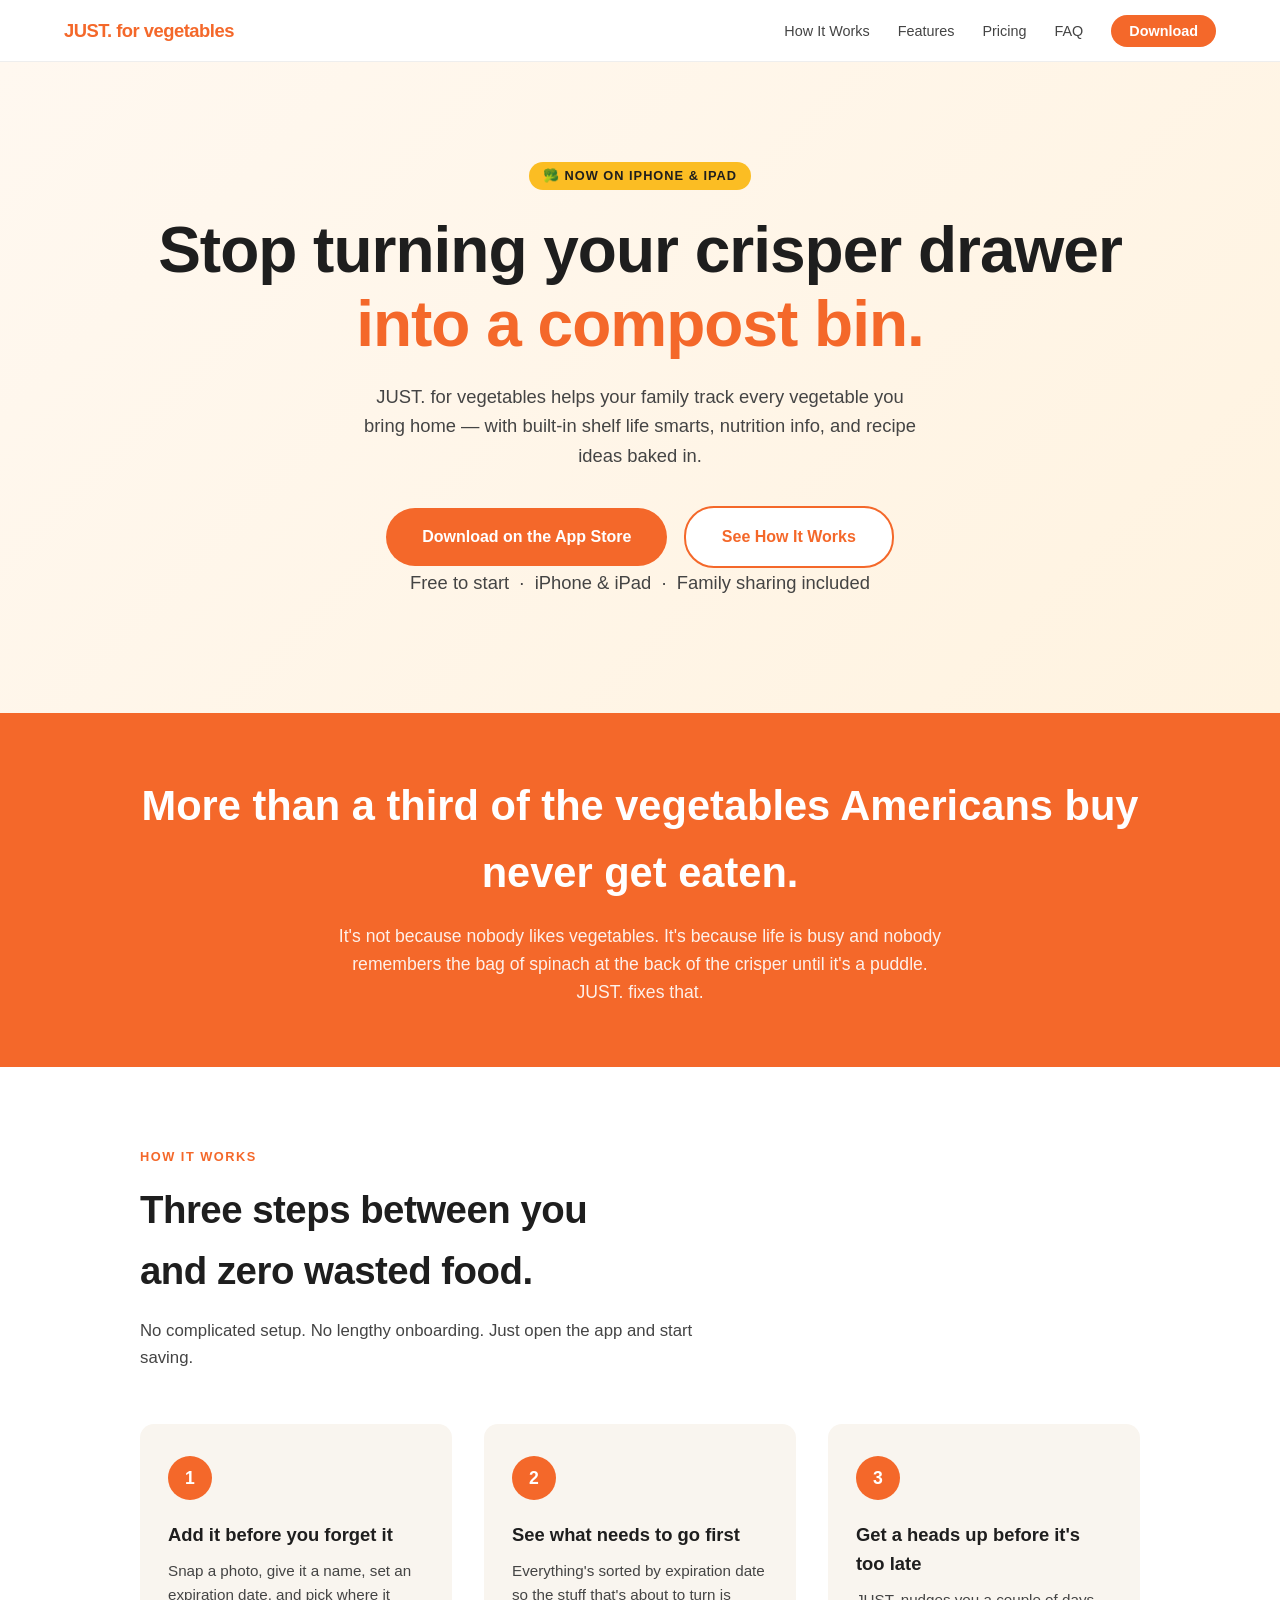
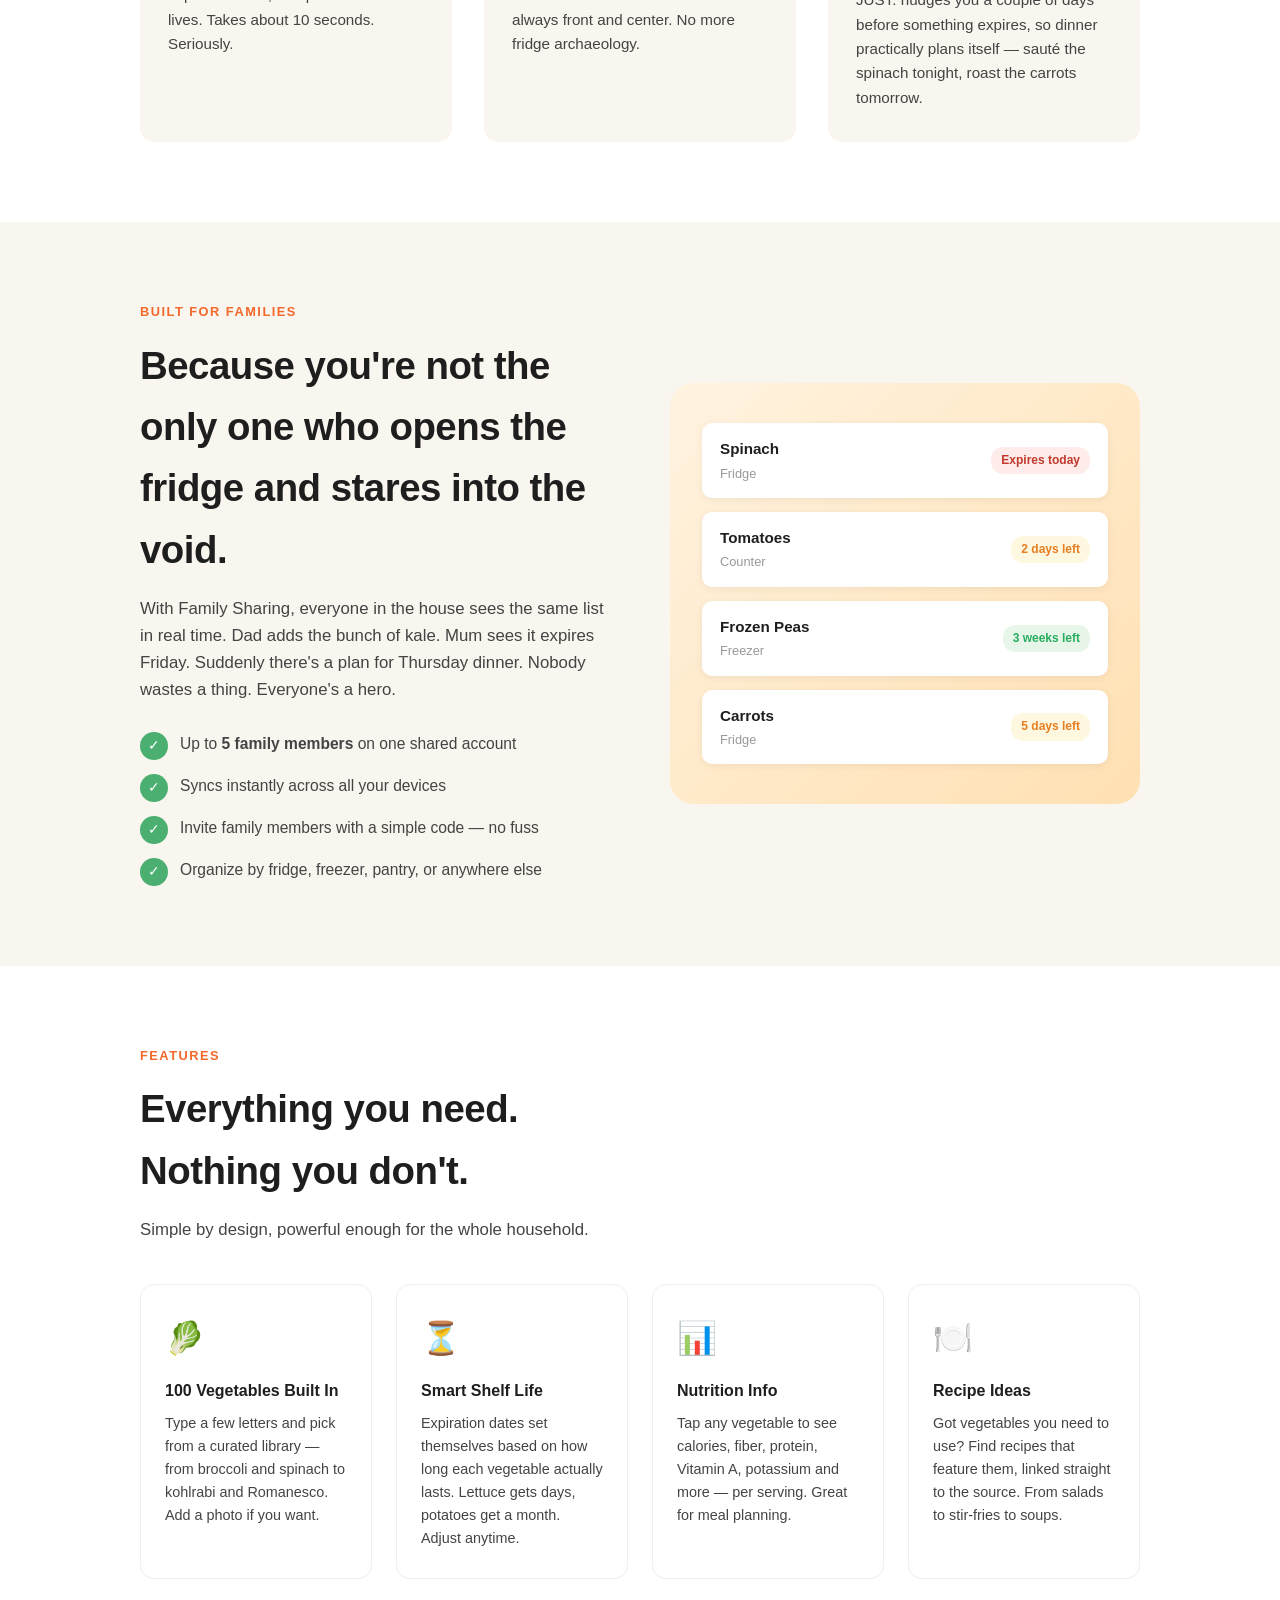
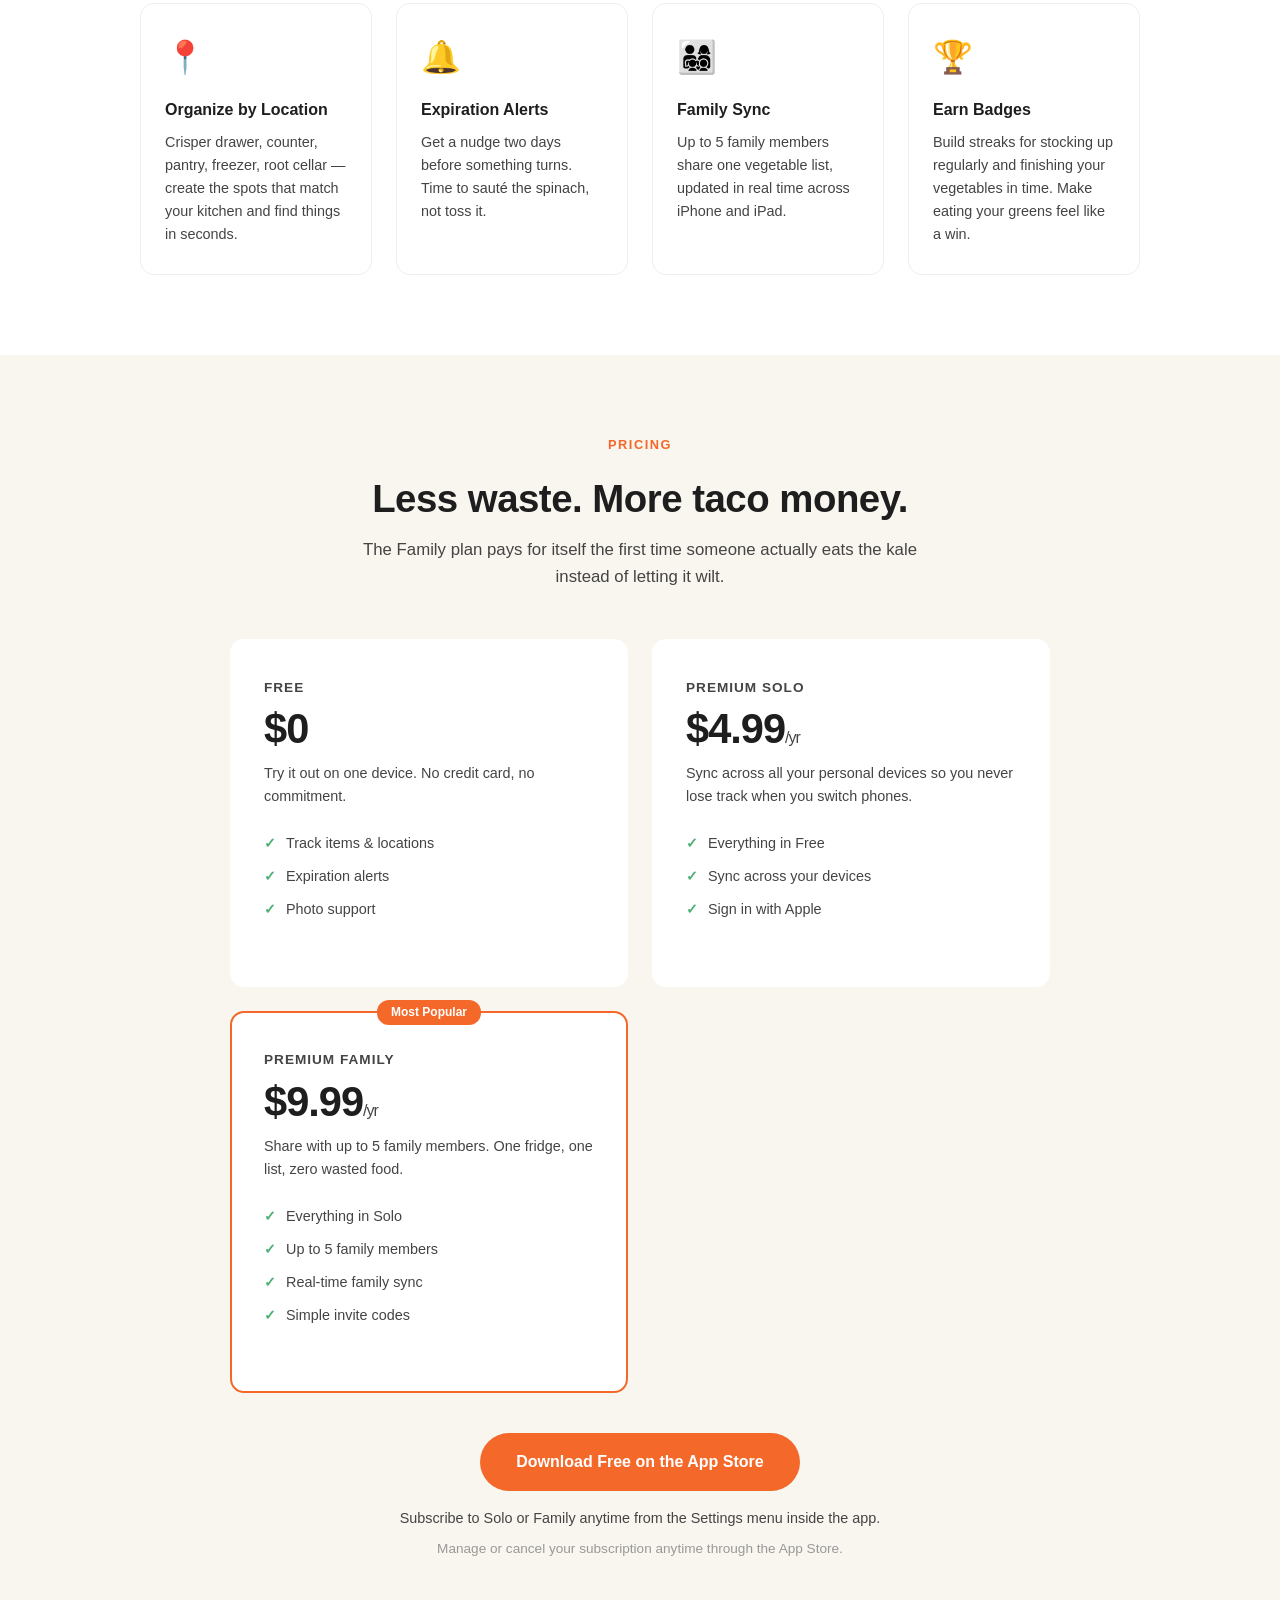
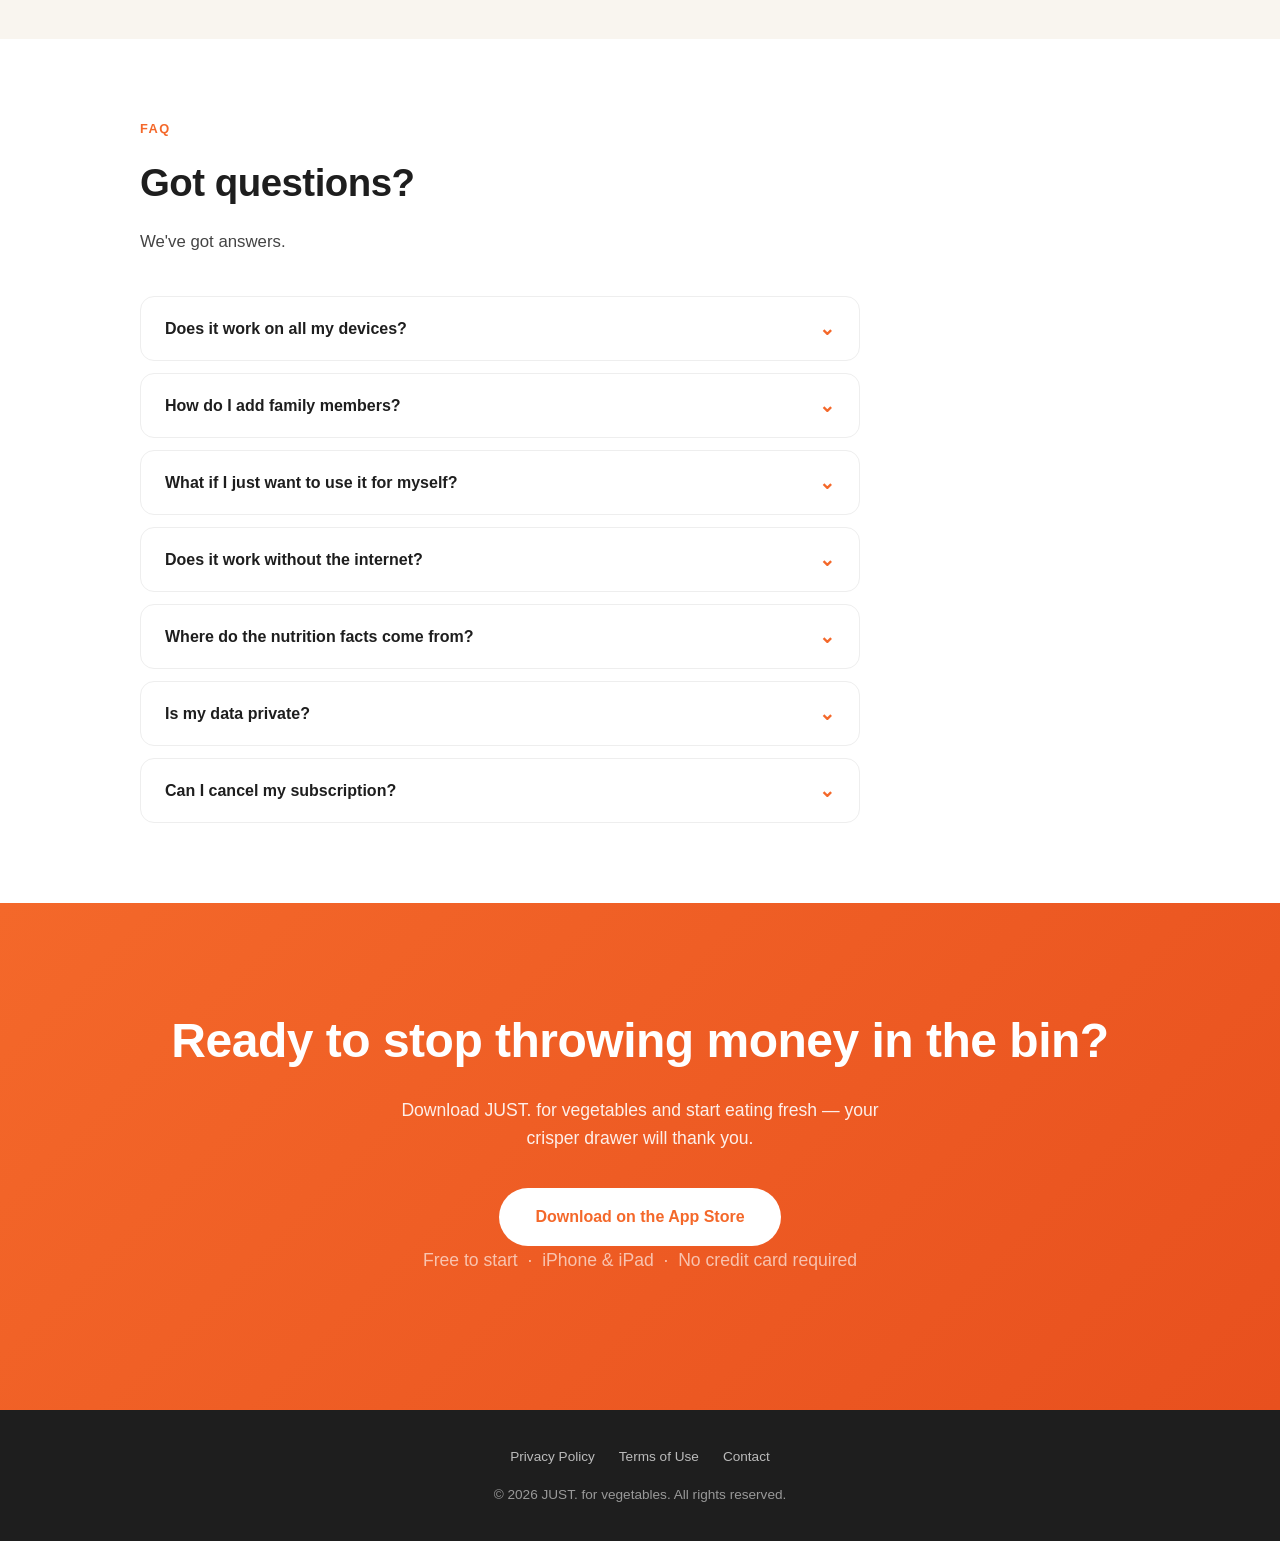
<file: index.html>
<!DOCTYPE html>
<html lang="en">
<head>
  <meta charset="UTF-8" />
  <meta name="viewport" content="width=device-width, initial-scale=1.0" />
  <title>JUST. for vegetables</title>
  <link rel="stylesheet" href="/style.css" />
</head>
<body>

<!-- NAV -->
<nav>
  <a class="nav-logo" href="#hero">JUST. for vegetables</a>
  <ul class="nav-links">
    <li><a href="#how">How It Works</a></li>
    <li><a href="#features">Features</a></li>
    <li><a href="#pricing">Pricing</a></li>
    <li><a href="#faq">FAQ</a></li>
    <li><a href="#cta" class="nav-cta">Download</a></li>
  </ul>
  <div class="hamburger" id="hamburger" aria-label="Menu">
    <span></span><span></span><span></span>
  </div>
</nav>
<div class="mobile-menu" id="mobileMenu">
  <a href="#how" onclick="closeMenu()">How It Works</a>
  <a href="#features" onclick="closeMenu()">Features</a>
  <a href="#pricing" onclick="closeMenu()">Pricing</a>
  <a href="#faq" onclick="closeMenu()">FAQ</a>
  <a href="#cta" onclick="closeMenu()">Download</a>
</div>

<!-- HERO -->
<section id="hero">
  <div class="hero-tag">🥦 Now on iPhone &amp; iPad</div>
  <h1>Stop turning your crisper drawer<br><span>into a compost bin.</span></h1>
  <p>JUST. for vegetables helps your family track every vegetable you bring home — with built-in shelf life smarts, nutrition info, and recipe ideas baked in.</p>
  <a href="https://apps.apple.com/app/id6776456305" class="btn btn-primary">Download on the App Store</a>
  <a href="#how" class="btn btn-secondary">See How It Works</a>
  <p class="hero-note">Free to start &nbsp;·&nbsp; iPhone &amp; iPad &nbsp;·&nbsp; Family sharing included</p>
</section>

<!-- STAT BANNER -->
<section id="stat">
  <div class="container">
    <h2>More than a third of the vegetables Americans buy never get eaten.</h2>
    <p>It's not because nobody likes vegetables. It's because life is busy and nobody remembers the bag of spinach at the back of the crisper until it's a puddle. JUST. fixes that.</p>
  </div>
</section>

<!-- HOW IT WORKS -->
<section id="how">
  <div class="container">
    <p class="section-label">How It Works</p>
    <h2 class="section-title">Three steps between you<br>and zero wasted food.</h2>
    <p class="section-sub">No complicated setup. No lengthy onboarding. Just open the app and start saving.</p>
    <div class="steps">
      <div class="step">
        <div class="step-num">1</div>
        <h3>Add it before you forget it</h3>
        <p>Snap a photo, give it a name, set an expiration date, and pick where it lives. Takes about 10 seconds. Seriously.</p>
      </div>
      <div class="step">
        <div class="step-num">2</div>
        <h3>See what needs to go first</h3>
        <p>Everything's sorted by expiration date so the stuff that's about to turn is always front and center. No more fridge archaeology.</p>
      </div>
      <div class="step">
        <div class="step-num">3</div>
        <h3>Get a heads up before it's too late</h3>
        <p>JUST. nudges you a couple of days before something expires, so dinner practically plans itself — sauté the spinach tonight, roast the carrots tomorrow.</p>
      </div>
    </div>
  </div>
</section>

<!-- FAMILY -->
<section id="family">
  <div class="container">
    <div class="family-grid">
      <div>
        <p class="section-label">Built for Families</p>
        <h2 class="section-title">Because you're not the only one who opens the fridge and stares into the void.</h2>
        <p class="section-sub">With Family Sharing, everyone in the house sees the same list in real time. Dad adds the bunch of kale. Mum sees it expires Friday. Suddenly there's a plan for Thursday dinner. Nobody wastes a thing. Everyone's a hero.</p>
        <ul class="family-perks">
          <li><div class="perk-icon">✓</div><span>Up to <strong>5 family members</strong> on one shared account</span></li>
          <li><div class="perk-icon">✓</div><span>Syncs instantly across all your devices</span></li>
          <li><div class="perk-icon">✓</div><span>Invite family members with a simple code — no fuss</span></li>
          <li><div class="perk-icon">✓</div><span>Organize by fridge, freezer, pantry, or anywhere else</span></li>
        </ul>
      </div>
      <div class="family-visual">
        <div class="fridge-item">
          <div><div class="name">Spinach</div><div class="loc">Fridge</div></div>
          <span class="fridge-badge badge-red">Expires today</span>
        </div>
        <div class="fridge-item">
          <div><div class="name">Tomatoes</div><div class="loc">Counter</div></div>
          <span class="fridge-badge badge-yellow">2 days left</span>
        </div>
        <div class="fridge-item">
          <div><div class="name">Frozen Peas</div><div class="loc">Freezer</div></div>
          <span class="fridge-badge badge-green">3 weeks left</span>
        </div>
        <div class="fridge-item">
          <div><div class="name">Carrots</div><div class="loc">Fridge</div></div>
          <span class="fridge-badge badge-yellow">5 days left</span>
        </div>
      </div>
    </div>
  </div>
</section>

<!-- FEATURES -->
<section id="features">
  <div class="container">
    <p class="section-label">Features</p>
    <h2 class="section-title">Everything you need.<br>Nothing you don't.</h2>
    <p class="section-sub" style="margin-bottom: 40px;">Simple by design, powerful enough for the whole household.</p>
    <div class="features-grid">
      <div class="feature-card">
        <div class="feature-icon">🥬</div>
        <h3>100 Vegetables Built In</h3>
        <p>Type a few letters and pick from a curated library — from broccoli and spinach to kohlrabi and Romanesco. Add a photo if you want.</p>
      </div>
      <div class="feature-card">
        <div class="feature-icon">⏳</div>
        <h3>Smart Shelf Life</h3>
        <p>Expiration dates set themselves based on how long each vegetable actually lasts. Lettuce gets days, potatoes get a month. Adjust anytime.</p>
      </div>
      <div class="feature-card">
        <div class="feature-icon">📊</div>
        <h3>Nutrition Info</h3>
        <p>Tap any vegetable to see calories, fiber, protein, Vitamin A, potassium and more — per serving. Great for meal planning.</p>
      </div>
      <div class="feature-card">
        <div class="feature-icon">🍽️</div>
        <h3>Recipe Ideas</h3>
        <p>Got vegetables you need to use? Find recipes that feature them, linked straight to the source. From salads to stir-fries to soups.</p>
      </div>
      <div class="feature-card">
        <div class="feature-icon">📍</div>
        <h3>Organize by Location</h3>
        <p>Crisper drawer, counter, pantry, freezer, root cellar — create the spots that match your kitchen and find things in seconds.</p>
      </div>
      <div class="feature-card">
        <div class="feature-icon">🔔</div>
        <h3>Expiration Alerts</h3>
        <p>Get a nudge two days before something turns. Time to sauté the spinach, not toss it.</p>
      </div>
      <div class="feature-card">
        <div class="feature-icon">👨‍👩‍👧‍👦</div>
        <h3>Family Sync</h3>
        <p>Up to 5 family members share one vegetable list, updated in real time across iPhone and iPad.</p>
      </div>
      <div class="feature-card">
        <div class="feature-icon">🏆</div>
        <h3>Earn Badges</h3>
        <p>Build streaks for stocking up regularly and finishing your vegetables in time. Make eating your greens feel like a win.</p>
      </div>
    </div>
  </div>
</section>

<!-- PRICING -->
<section id="pricing">
  <div class="container">
    <p class="section-label">Pricing</p>
    <h2 class="section-title">Less waste. More taco money.</h2>
    <p class="section-sub">The Family plan pays for itself the first time someone actually eats the kale instead of letting it wilt.</p>
    <div class="plans">
      <div class="plan">
        <p class="plan-name">Free</p>
        <p class="plan-price">$0</p>
        <p class="plan-desc">Try it out on one device. No credit card, no commitment.</p>
        <ul class="plan-features">
          <li>Track items &amp; locations</li>
          <li>Expiration alerts</li>
          <li>Photo support</li>
        </ul>
      </div>
      <div class="plan">
        <p class="plan-name">Premium Solo</p>
        <p class="plan-price">$4.99<span>/yr</span></p>
        <p class="plan-desc">Sync across all your personal devices so you never lose track when you switch phones.</p>
        <ul class="plan-features">
          <li>Everything in Free</li>
          <li>Sync across your devices</li>
          <li>Sign in with Apple</li>
        </ul>
      </div>
      <div class="plan featured">
        <div class="plan-badge">Most Popular</div>
        <p class="plan-name">Premium Family</p>
        <p class="plan-price">$9.99<span>/yr</span></p>
        <p class="plan-desc">Share with up to 5 family members. One fridge, one list, zero wasted food.</p>
        <ul class="plan-features">
          <li>Everything in Solo</li>
          <li>Up to 5 family members</li>
          <li>Real-time family sync</li>
          <li>Simple invite codes</li>
        </ul>
      </div>
    </div>
    <div style="margin-top: 40px;">
      <a href="https://apps.apple.com/app/id6776456305" class="btn btn-primary">Download Free on the App Store</a>
      <p style="margin-top: 16px; font-size: 0.9rem; color: var(--mid);">Subscribe to Solo or Family anytime from the Settings menu inside the app.</p>
      <p style="margin-top: 8px; font-size: 0.85rem; color: #999;">Manage or cancel your subscription anytime through the App Store.</p>
    </div>
  </div>
</section>

<!-- FAQ -->
<section id="faq">
  <div class="container">
    <p class="section-label">FAQ</p>
    <h2 class="section-title">Got questions?</h2>
    <p class="section-sub">We've got answers.</p>
    <div class="faq-list">
      <div class="faq-item">
        <button class="faq-q">Does it work on all my devices?<span class="chevron">⌄</span></button>
        <div class="faq-a">Yes! With a Premium plan, JUST. syncs across all your iOS devices automatically. Add something on your phone, see it on your iPad instantly.</div>
      </div>
      <div class="faq-item">
        <button class="faq-q">How do I add family members?<span class="chevron">⌄</span></button>
        <div class="faq-a">Once you're on the Family plan, generate an invite code from the Settings menu and share it with your family member. They tap in the code and they're in — no complicated account setup required.</div>
      </div>
      <div class="faq-item">
        <button class="faq-q">What if I just want to use it for myself?<span class="chevron">⌄</span></button>
        <div class="faq-a">Totally works as a solo app. The free tier gets you started on one device, and Premium Solo keeps everything in sync if you have multiple devices.</div>
      </div>
      <div class="faq-item">
        <button class="faq-q">Does it work without the internet?<span class="chevron">⌄</span></button>
        <div class="faq-a">You can add and view items while offline. Everything syncs back up automatically as soon as you're connected again.</div>
      </div>
      <div class="faq-item">
        <button class="faq-q">Where do the nutrition facts come from?<span class="chevron">⌄</span></button>
        <div class="faq-a">Approximate USDA-style values for raw, unprocessed vegetables. They're great for everyday comparison and meal planning, but not intended for medical or dietary decisions.</div>
      </div>
      <div class="faq-item">
        <button class="faq-q">Is my data private?<span class="chevron">⌄</span></button>
        <div class="faq-a">JUST. uses Sign in with Apple, so we never see your email address unless you choose to share it. Your vegetable data is stored securely and only accessible to the members of your family account.</div>
      </div>
      <div class="faq-item">
        <button class="faq-q">Can I cancel my subscription?<span class="chevron">⌄</span></button>
        <div class="faq-a">Of course. Manage or cancel your subscription at any time through the App Store. No hoops, no gotchas.</div>
      </div>
    </div>
  </div>
</section>

<!-- FINAL CTA -->
<section id="cta">
  <div class="container">
    <h2>Ready to stop throwing money in the bin?</h2>
    <p>Download JUST. for vegetables and start eating fresh — your crisper drawer will thank you.</p>
    <a href="https://apps.apple.com/app/id6776456305" class="btn btn-primary">Download on the App Store</a>
    <p class="hero-note">Free to start &nbsp;·&nbsp; iPhone &amp; iPad &nbsp;·&nbsp; No credit card required</p>
  </div>
</section>

<!-- FOOTER -->
<footer>
  <div class="footer-links">
    <a href="/privacy.html">Privacy Policy</a>
    <a href="/terms.html">Terms of Use</a>
    <a href="/contact.html">Contact</a>
  </div>
  <p>© 2026 JUST. for vegetables. All rights reserved.</p>
</footer>

<script>
  // Hamburger menu
  const hamburger = document.getElementById('hamburger');
  const mobileMenu = document.getElementById('mobileMenu');
  hamburger.addEventListener('click', () => mobileMenu.classList.toggle('open'));
  function closeMenu() { mobileMenu.classList.remove('open'); }

  // FAQ accordion
  document.querySelectorAll('.faq-q').forEach(btn => {
    btn.addEventListener('click', () => {
      const item = btn.parentElement;
      const isOpen = item.classList.contains('open');
      document.querySelectorAll('.faq-item').forEach(i => i.classList.remove('open'));
      if (!isOpen) item.classList.add('open');
    });
  });
</script>
</body>
</html>
</file>
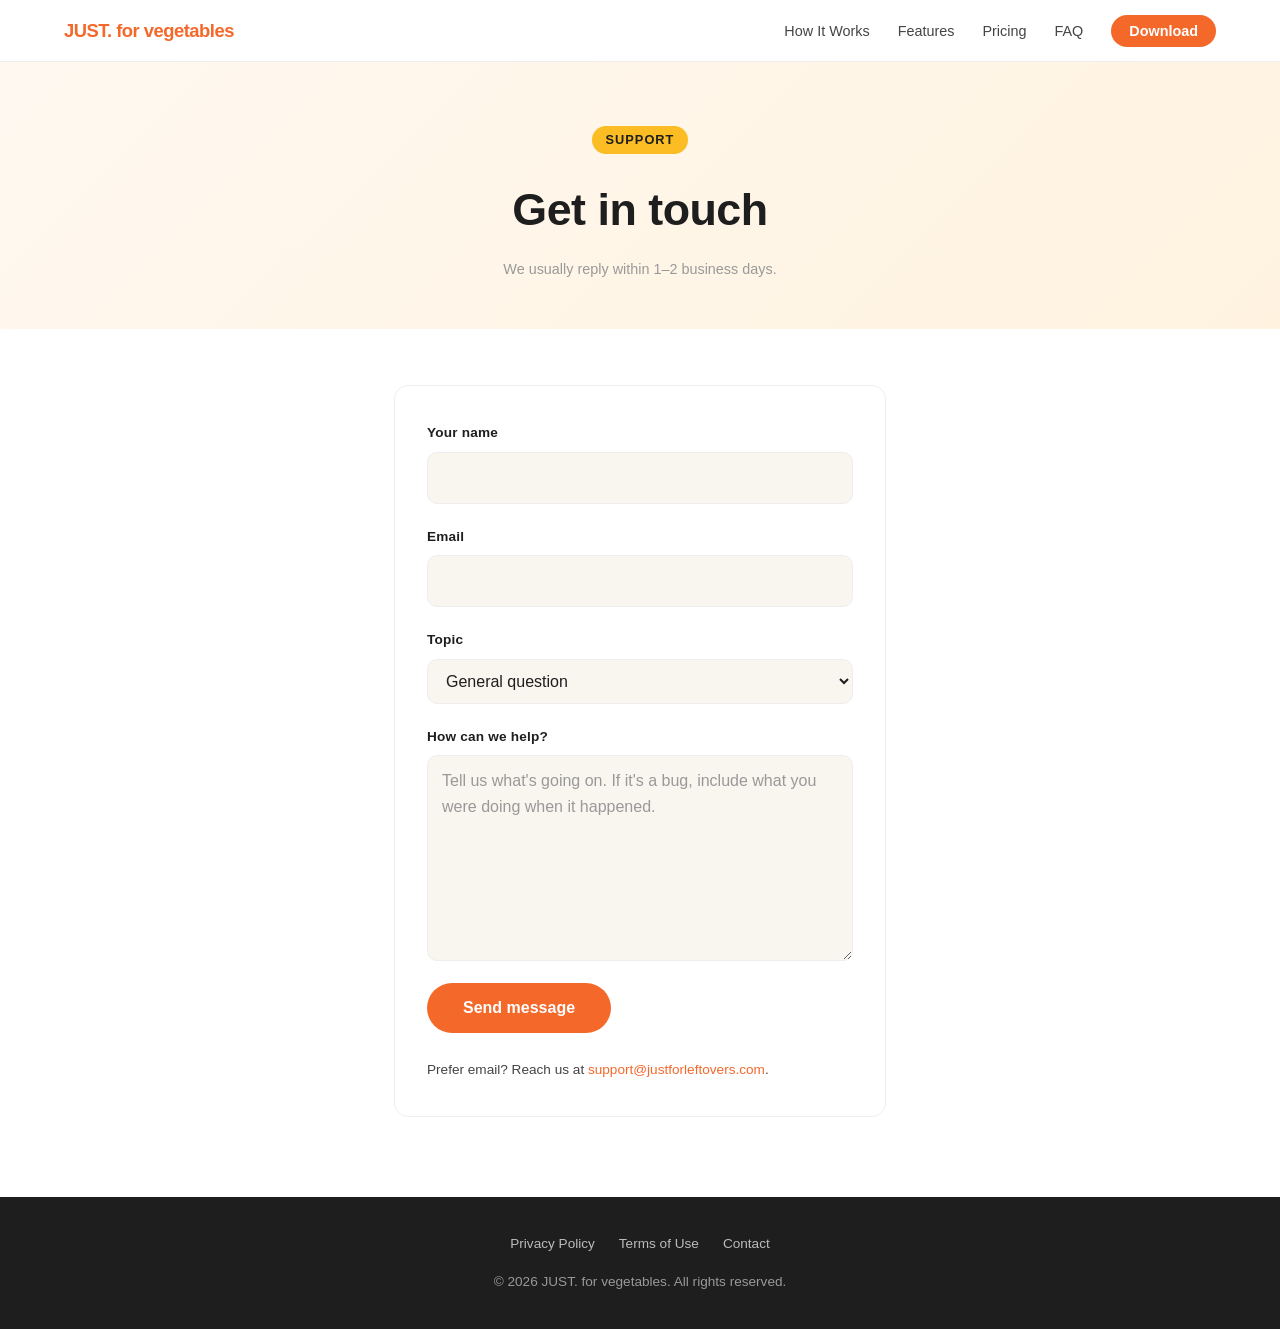
<file: contact.html>
<!DOCTYPE html>
<html lang="en">
<head>
  <meta charset="UTF-8" />
  <meta name="viewport" content="width=device-width, initial-scale=1.0" />
  <title>Contact Support — JUST. for vegetables</title>
  <link rel="stylesheet" href="/style.css" />
</head>
<body>

<!-- NAV -->
<nav>
  <a class="nav-logo" href="/">JUST. for vegetables</a>
  <ul class="nav-links">
    <li><a href="/#how">How It Works</a></li>
    <li><a href="/#features">Features</a></li>
    <li><a href="/#pricing">Pricing</a></li>
    <li><a href="/#faq">FAQ</a></li>
    <li><a href="/#cta" class="nav-cta">Download</a></li>
  </ul>
  <div class="hamburger" id="hamburger" aria-label="Menu">
    <span></span><span></span><span></span>
  </div>
</nav>
<div class="mobile-menu" id="mobileMenu">
  <a href="/#how" onclick="closeMenu()">How It Works</a>
  <a href="/#features" onclick="closeMenu()">Features</a>
  <a href="/#pricing" onclick="closeMenu()">Pricing</a>
  <a href="/#faq" onclick="closeMenu()">FAQ</a>
  <a href="/#cta" onclick="closeMenu()">Download</a>
</div>

<!-- PAGE HEADER -->
<div class="page-header">
  <div class="label">Support</div>
  <h1>Get in touch</h1>
  <p class="meta">We usually reply within 1–2 business days.</p>
</div>

<!-- CONTACT FORM -->
<div class="contact-wrap">
  <form action="https://formspree.io/f/mpqezjjr" method="POST" id="contactForm" class="contact-form">
    <input type="hidden" name="_subject" value="Support request from justforvegetables.com">

    <div class="form-row">
      <label for="name">Your name</label>
      <input type="text" id="name" name="name" required autocomplete="name">
    </div>

    <div class="form-row">
      <label for="email">Email</label>
      <input type="email" id="email" name="email" required autocomplete="email">
    </div>

    <div class="form-row">
      <label for="topic">Topic</label>
      <select id="topic" name="topic">
        <option>General question</option>
        <option>Bug report</option>
        <option>Feature request</option>
        <option>Subscription or billing</option>
        <option>Family sharing help</option>
        <option>Account deletion</option>
        <option>Other</option>
      </select>
    </div>

    <div class="form-row">
      <label for="message">How can we help?</label>
      <textarea id="message" name="message" rows="7" required placeholder="Tell us what's going on. If it's a bug, include what you were doing when it happened."></textarea>
    </div>

    <!-- Honeypot for spam -->
    <input type="text" name="_gotcha" class="honeypot" tabindex="-1" autocomplete="off">

    <button type="submit" class="btn btn-primary form-submit" id="submitBtn">Send message</button>

    <p class="form-note">
      Prefer email? Reach us at
      <a href="mailto:support@justforleftovers.com">support@justforleftovers.com</a>.
    </p>
  </form>

  <div class="form-success" id="formSuccess">
    <div class="form-success-icon">✓</div>
    <h2>Thanks — your message is on its way.</h2>
    <p>We'll get back to you at the email you provided, usually within 1–2 business days. In the meantime, you can head back to the <a href="/">homepage</a> or browse the <a href="/#faq">FAQ</a>.</p>
  </div>
</div>

<!-- FOOTER -->
<footer>
  <div class="footer-links">
    <a href="/privacy.html">Privacy Policy</a>
    <a href="/terms.html">Terms of Use</a>
    <a href="/contact.html">Contact</a>
  </div>
  <p>&copy; 2026 JUST. for vegetables. All rights reserved.</p>
</footer>

<script>
  // Hamburger menu (shared pattern with index.html)
  const hamburger = document.getElementById('hamburger');
  const mobileMenu = document.getElementById('mobileMenu');
  hamburger.addEventListener('click', () => mobileMenu.classList.toggle('open'));
  function closeMenu() { mobileMenu.classList.remove('open'); }

  // AJAX form submit so the user stays on-page after a successful send.
  const form = document.getElementById('contactForm');
  const success = document.getElementById('formSuccess');
  const submitBtn = document.getElementById('submitBtn');

  form.addEventListener('submit', async (event) => {
    event.preventDefault();
    submitBtn.disabled = true;
    submitBtn.textContent = 'Sending…';
    try {
      const response = await fetch(form.action, {
        method: 'POST',
        body: new FormData(form),
        headers: { 'Accept': 'application/json' }
      });
      if (response.ok) {
        form.style.display = 'none';
        success.classList.add('visible');
        window.scrollTo({ top: 0, behavior: 'smooth' });
      } else {
        const data = await response.json().catch(() => null);
        const message = data && data.errors
          ? data.errors.map(e => e.message).join(', ')
          : 'Something went wrong. Please try again, or email us directly.';
        alert(message);
        submitBtn.disabled = false;
        submitBtn.textContent = 'Send message';
      }
    } catch (_) {
      alert('Could not send your message. Please check your connection and try again, or email us directly.');
      submitBtn.disabled = false;
      submitBtn.textContent = 'Send message';
    }
  });
</script>
</body>
</html>
</file>
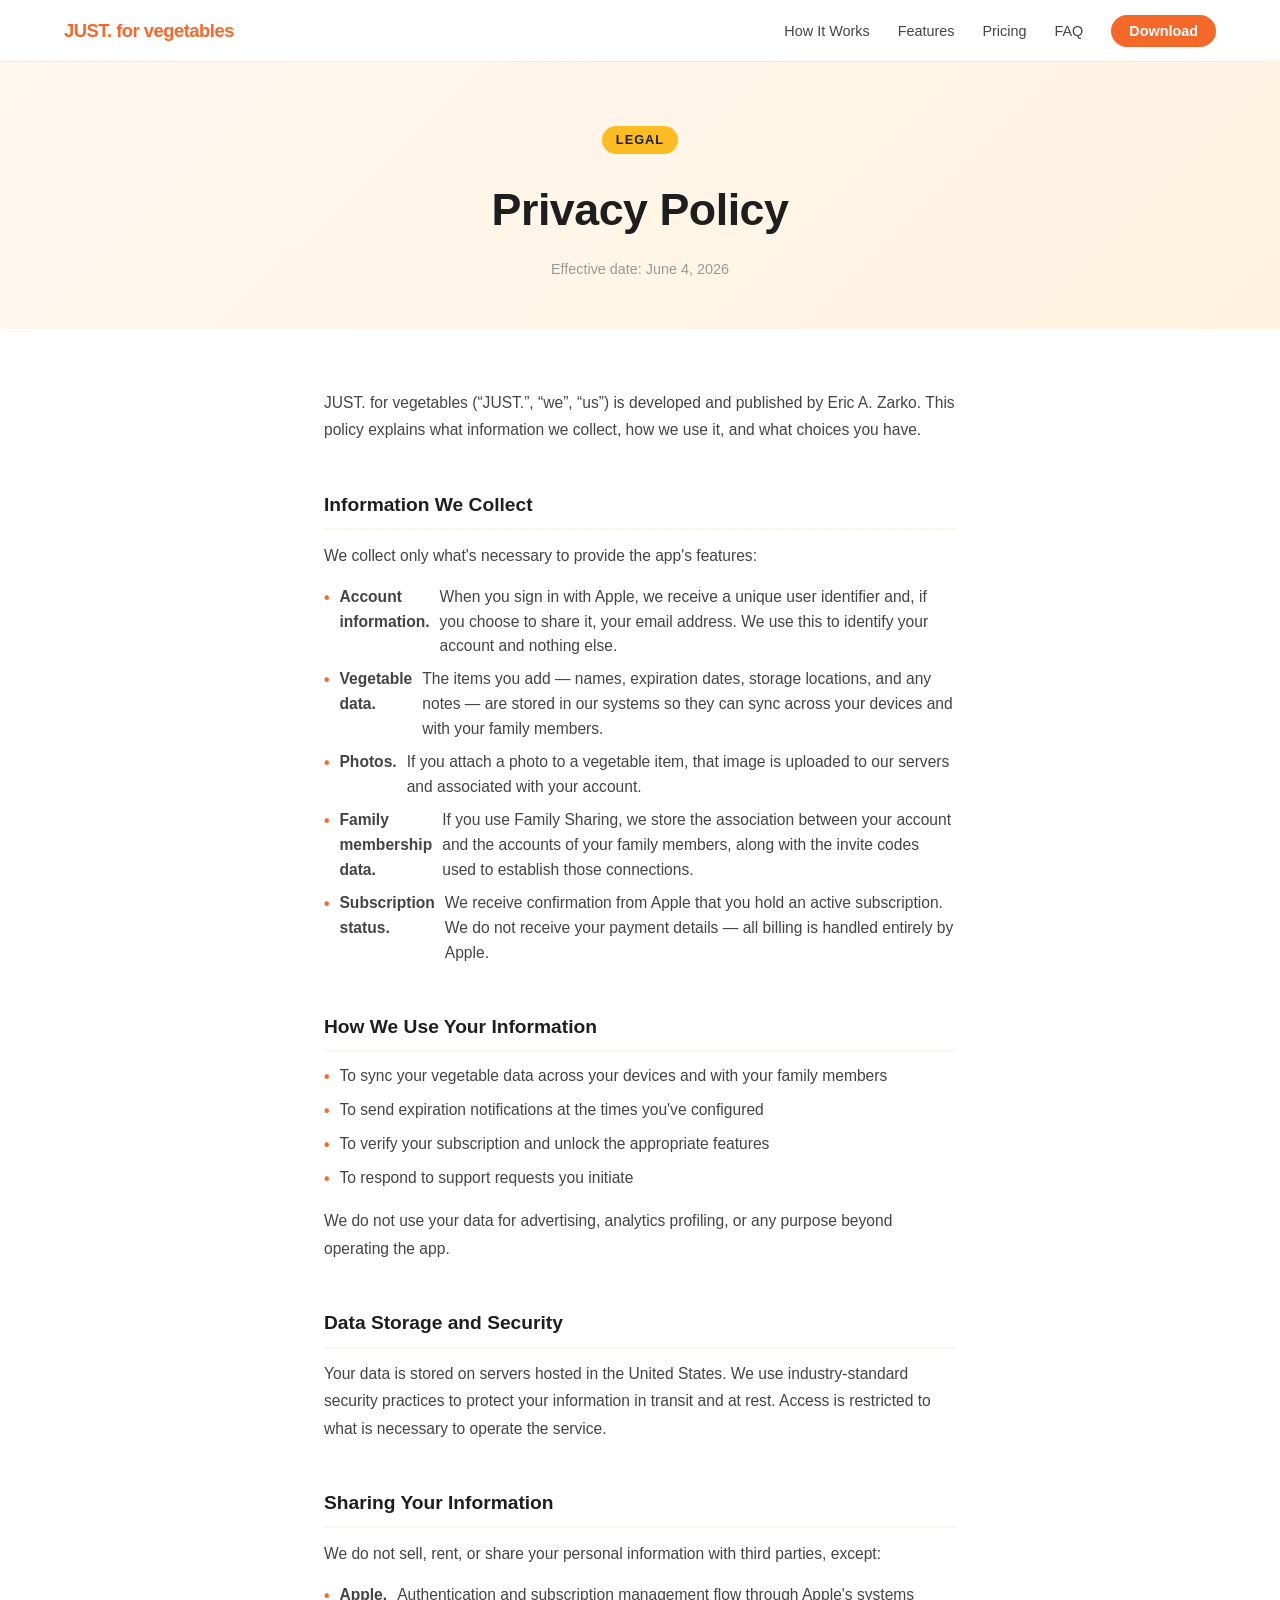
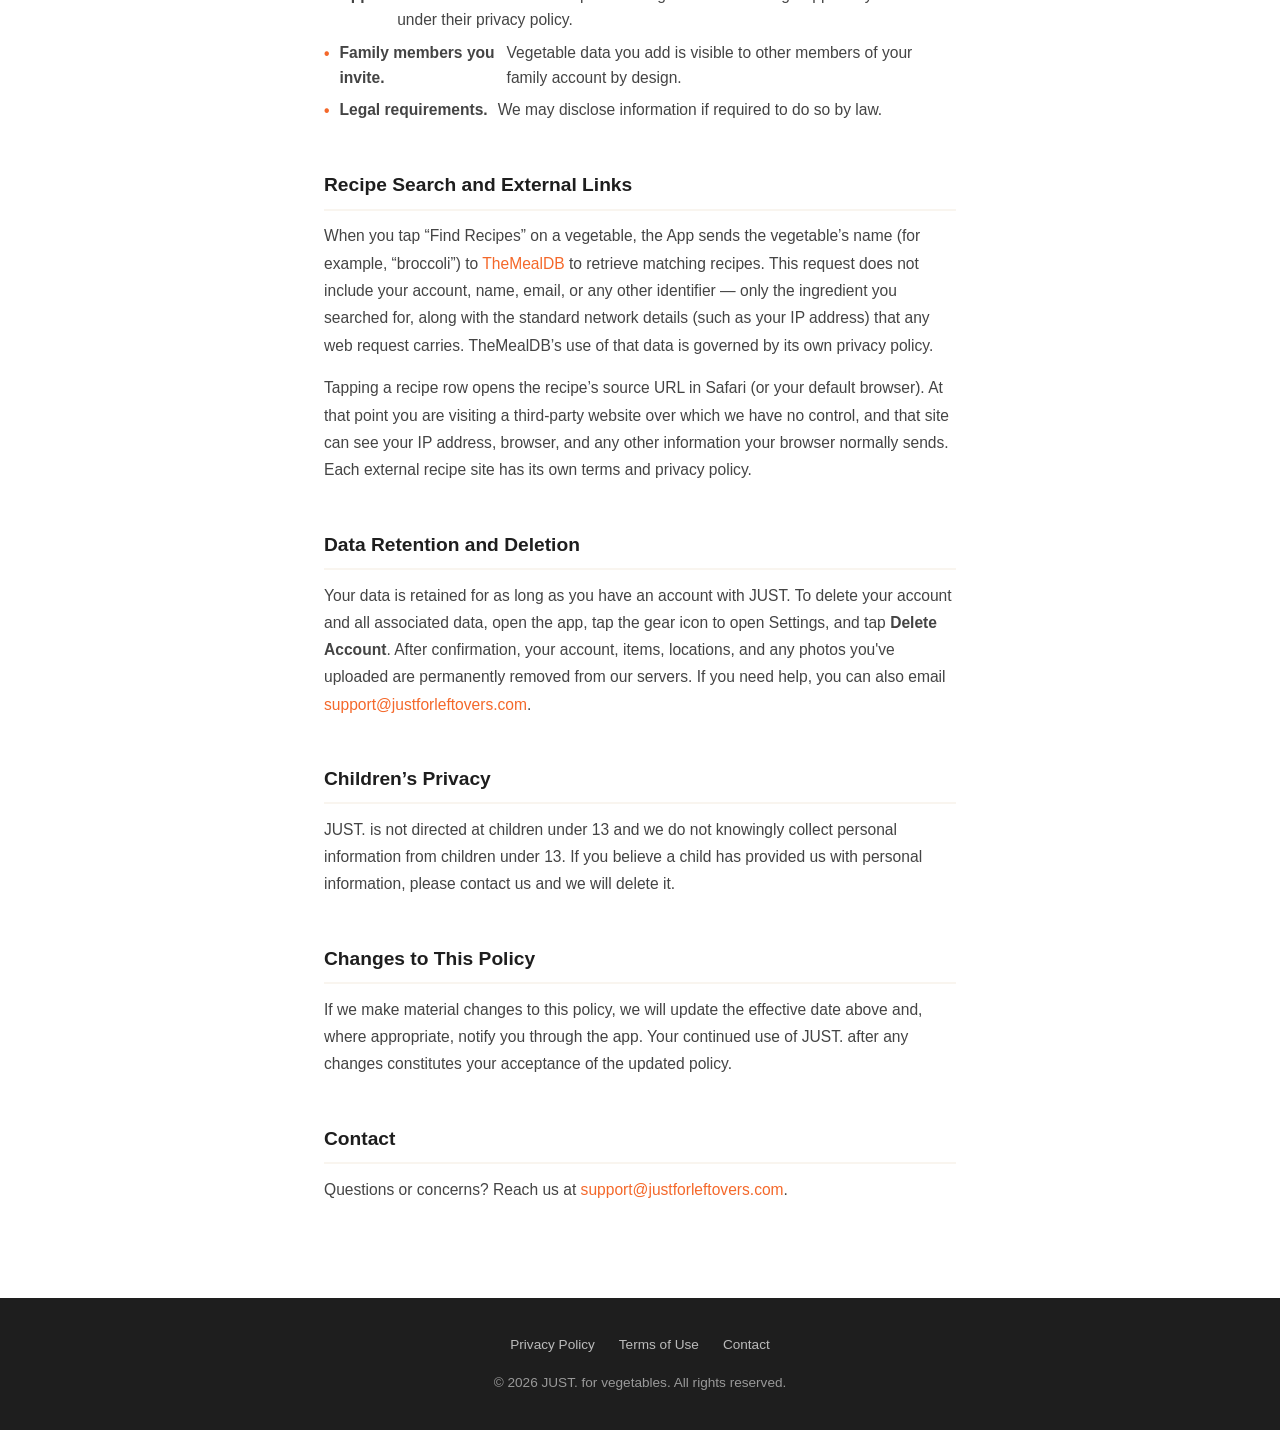
<file: privacy.html>
<!DOCTYPE html>
<html lang="en">
<head>
  <meta charset="UTF-8" />
  <meta name="viewport" content="width=device-width, initial-scale=1.0" />
  <title>Privacy Policy — JUST. for vegetables</title>
  <link rel="stylesheet" href="/style.css" />
</head>
<body>

<!-- NAV -->
<nav>
  <a class="nav-logo" href="/">JUST. for vegetables</a>
  <ul class="nav-links">
    <li><a href="/#how">How It Works</a></li>
    <li><a href="/#features">Features</a></li>
    <li><a href="/#pricing">Pricing</a></li>
    <li><a href="/#faq">FAQ</a></li>
    <li><a href="/#cta" class="nav-cta">Download</a></li>
  </ul>
  <div class="hamburger" id="hamburger" aria-label="Menu">
    <span></span><span></span><span></span>
  </div>
</nav>
<div class="mobile-menu" id="mobileMenu">
  <a href="/#how" onclick="closeMenu()">How It Works</a>
  <a href="/#features" onclick="closeMenu()">Features</a>
  <a href="/#pricing" onclick="closeMenu()">Pricing</a>
  <a href="/#faq" onclick="closeMenu()">FAQ</a>
  <a href="/#cta" onclick="closeMenu()">Download</a>
</div>

<!-- PAGE HEADER -->
<div class="page-header">
  <div class="label">Legal</div>
  <h1>Privacy Policy</h1>
  <p class="meta">Effective date: June 4, 2026</p>
</div>

<!-- POLICY -->
<div class="policy-wrap">

  <p>JUST. for vegetables (&ldquo;JUST.&rdquo;, &ldquo;we&rdquo;, &ldquo;us&rdquo;) is developed and published by Eric A. Zarko. This policy explains what information we collect, how we use it, and what choices you have.</p>

  <h2>Information We Collect</h2>
  <p>We collect only what's necessary to provide the app's features:</p>
  <ul>
    <li><strong>Account information.</strong> When you sign in with Apple, we receive a unique user identifier and, if you choose to share it, your email address. We use this to identify your account and nothing else.</li>
    <li><strong>Vegetable data.</strong> The items you add — names, expiration dates, storage locations, and any notes — are stored in our systems so they can sync across your devices and with your family members.</li>
    <li><strong>Photos.</strong> If you attach a photo to a vegetable item, that image is uploaded to our servers and associated with your account.</li>
    <li><strong>Family membership data.</strong> If you use Family Sharing, we store the association between your account and the accounts of your family members, along with the invite codes used to establish those connections.</li>
    <li><strong>Subscription status.</strong> We receive confirmation from Apple that you hold an active subscription. We do not receive your payment details — all billing is handled entirely by Apple.</li>
  </ul>

  <h2>How We Use Your Information</h2>
  <ul>
    <li>To sync your vegetable data across your devices and with your family members</li>
    <li>To send expiration notifications at the times you've configured</li>
    <li>To verify your subscription and unlock the appropriate features</li>
    <li>To respond to support requests you initiate</li>
  </ul>
  <p>We do not use your data for advertising, analytics profiling, or any purpose beyond operating the app.</p>

  <h2>Data Storage and Security</h2>
  <p>Your data is stored on servers hosted in the United States. We use industry-standard security practices to protect your information in transit and at rest. Access is restricted to what is necessary to operate the service.</p>

  <h2>Sharing Your Information</h2>
  <p>We do not sell, rent, or share your personal information with third parties, except:</p>
  <ul>
    <li><strong>Apple.</strong> Authentication and subscription management flow through Apple's systems under their privacy policy.</li>
    <li><strong>Family members you invite.</strong> Vegetable data you add is visible to other members of your family account by design.</li>
    <li><strong>Legal requirements.</strong> We may disclose information if required to do so by law.</li>
  </ul>

  <h2>Recipe Search and External Links</h2>
  <p>When you tap &ldquo;Find Recipes&rdquo; on a vegetable, the App sends the vegetable&rsquo;s name (for example, &ldquo;broccoli&rdquo;) to <a href="https://www.themealdb.com">TheMealDB</a> to retrieve matching recipes. This request does not include your account, name, email, or any other identifier — only the ingredient you searched for, along with the standard network details (such as your IP address) that any web request carries. TheMealDB&rsquo;s use of that data is governed by its own privacy policy.</p>
  <p>Tapping a recipe row opens the recipe&rsquo;s source URL in Safari (or your default browser). At that point you are visiting a third-party website over which we have no control, and that site can see your IP address, browser, and any other information your browser normally sends. Each external recipe site has its own terms and privacy policy.</p>

  <h2>Data Retention and Deletion</h2>
  <p>Your data is retained for as long as you have an account with JUST. To delete your account and all associated data, open the app, tap the gear icon to open Settings, and tap <strong>Delete Account</strong>. After confirmation, your account, items, locations, and any photos you've uploaded are permanently removed from our servers. If you need help, you can also email <a href="mailto:support@justforleftovers.com">support@justforleftovers.com</a>.</p>

  <h2>Children&rsquo;s Privacy</h2>
  <p>JUST. is not directed at children under 13 and we do not knowingly collect personal information from children under 13. If you believe a child has provided us with personal information, please contact us and we will delete it.</p>

  <h2>Changes to This Policy</h2>
  <p>If we make material changes to this policy, we will update the effective date above and, where appropriate, notify you through the app. Your continued use of JUST. after any changes constitutes your acceptance of the updated policy.</p>

  <h2>Contact</h2>
  <p>Questions or concerns? Reach us at <a href="mailto:support@justforleftovers.com">support@justforleftovers.com</a>.</p>

</div>

<!-- FOOTER -->
<footer>
  <div class="footer-links">
    <a href="/privacy.html">Privacy Policy</a>
    <a href="/terms.html">Terms of Use</a>
    <a href="/contact.html">Contact</a>
  </div>
  <p>&copy; 2026 JUST. for vegetables. All rights reserved.</p>
</footer>

<script>
  const hamburger = document.getElementById('hamburger');
  const mobileMenu = document.getElementById('mobileMenu');
  hamburger.addEventListener('click', () => mobileMenu.classList.toggle('open'));
  function closeMenu() { mobileMenu.classList.remove('open'); }
</script>
</body>
</html>
</file>
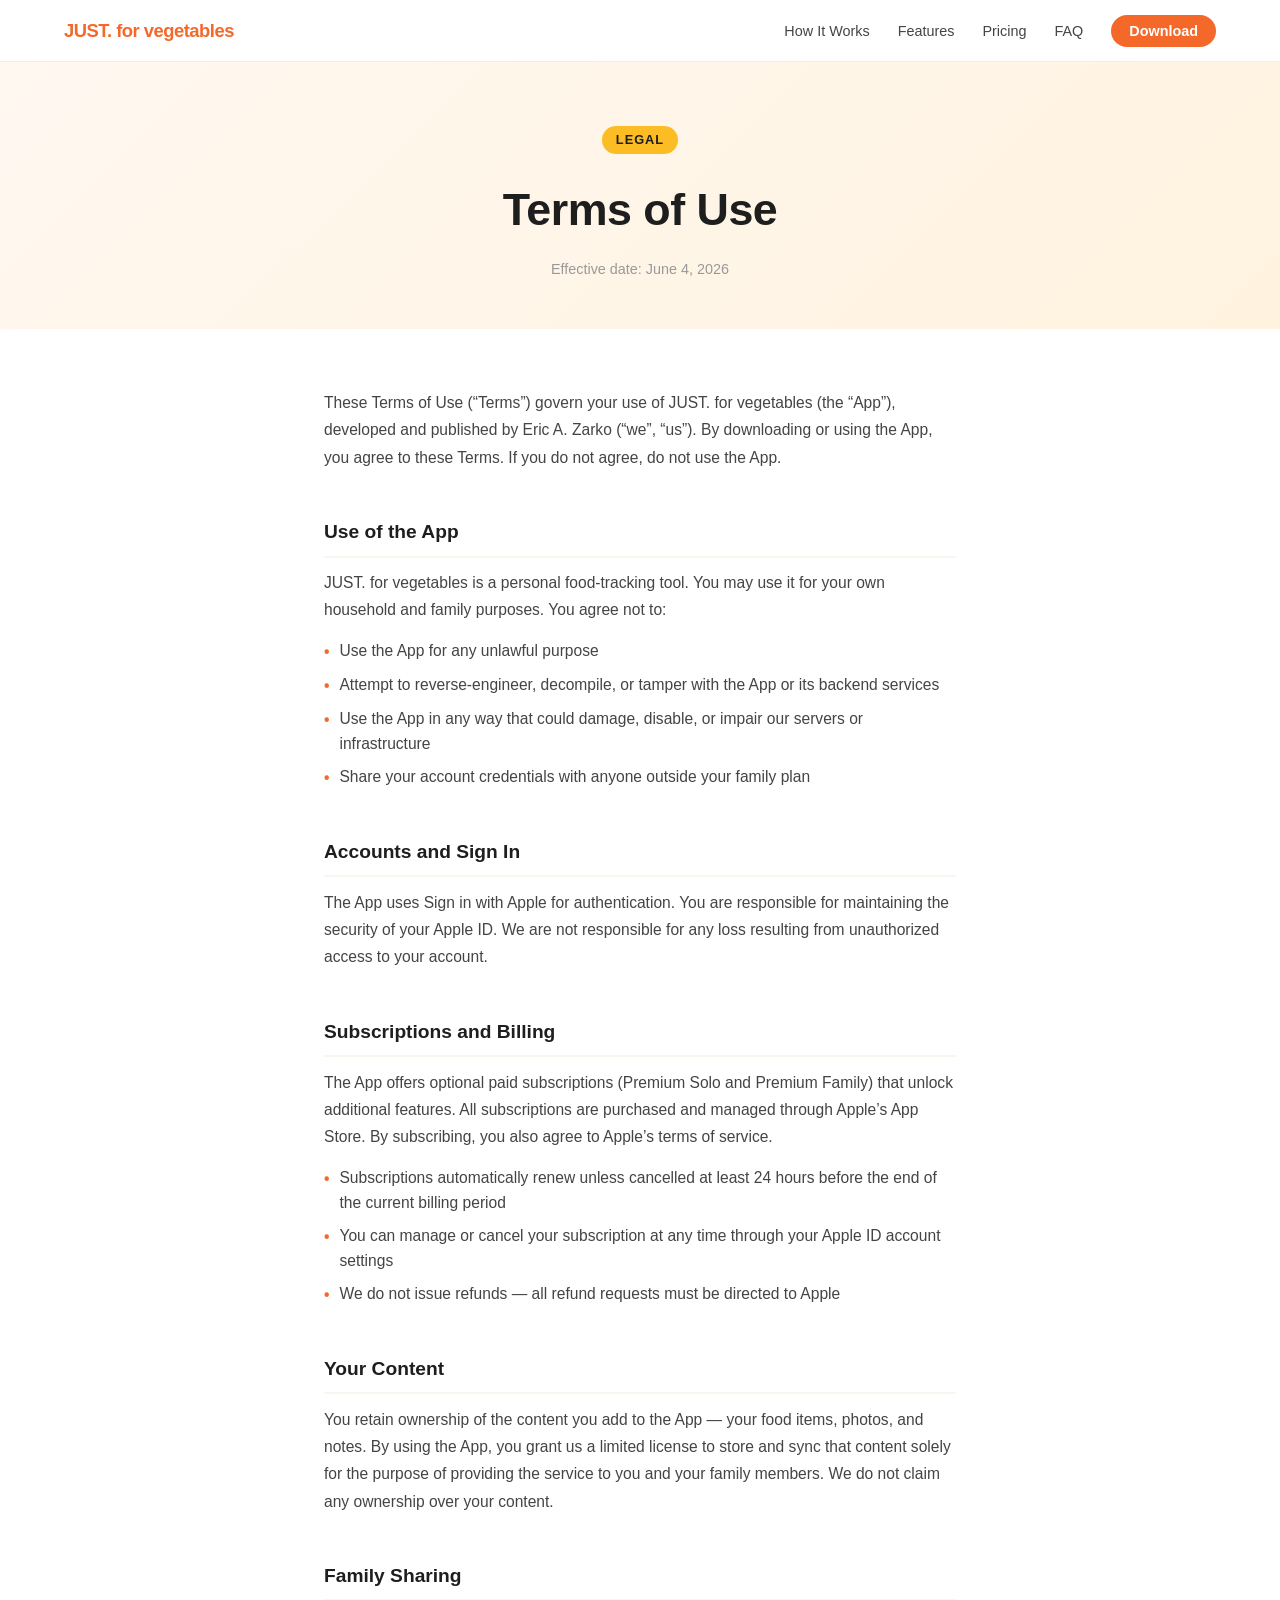
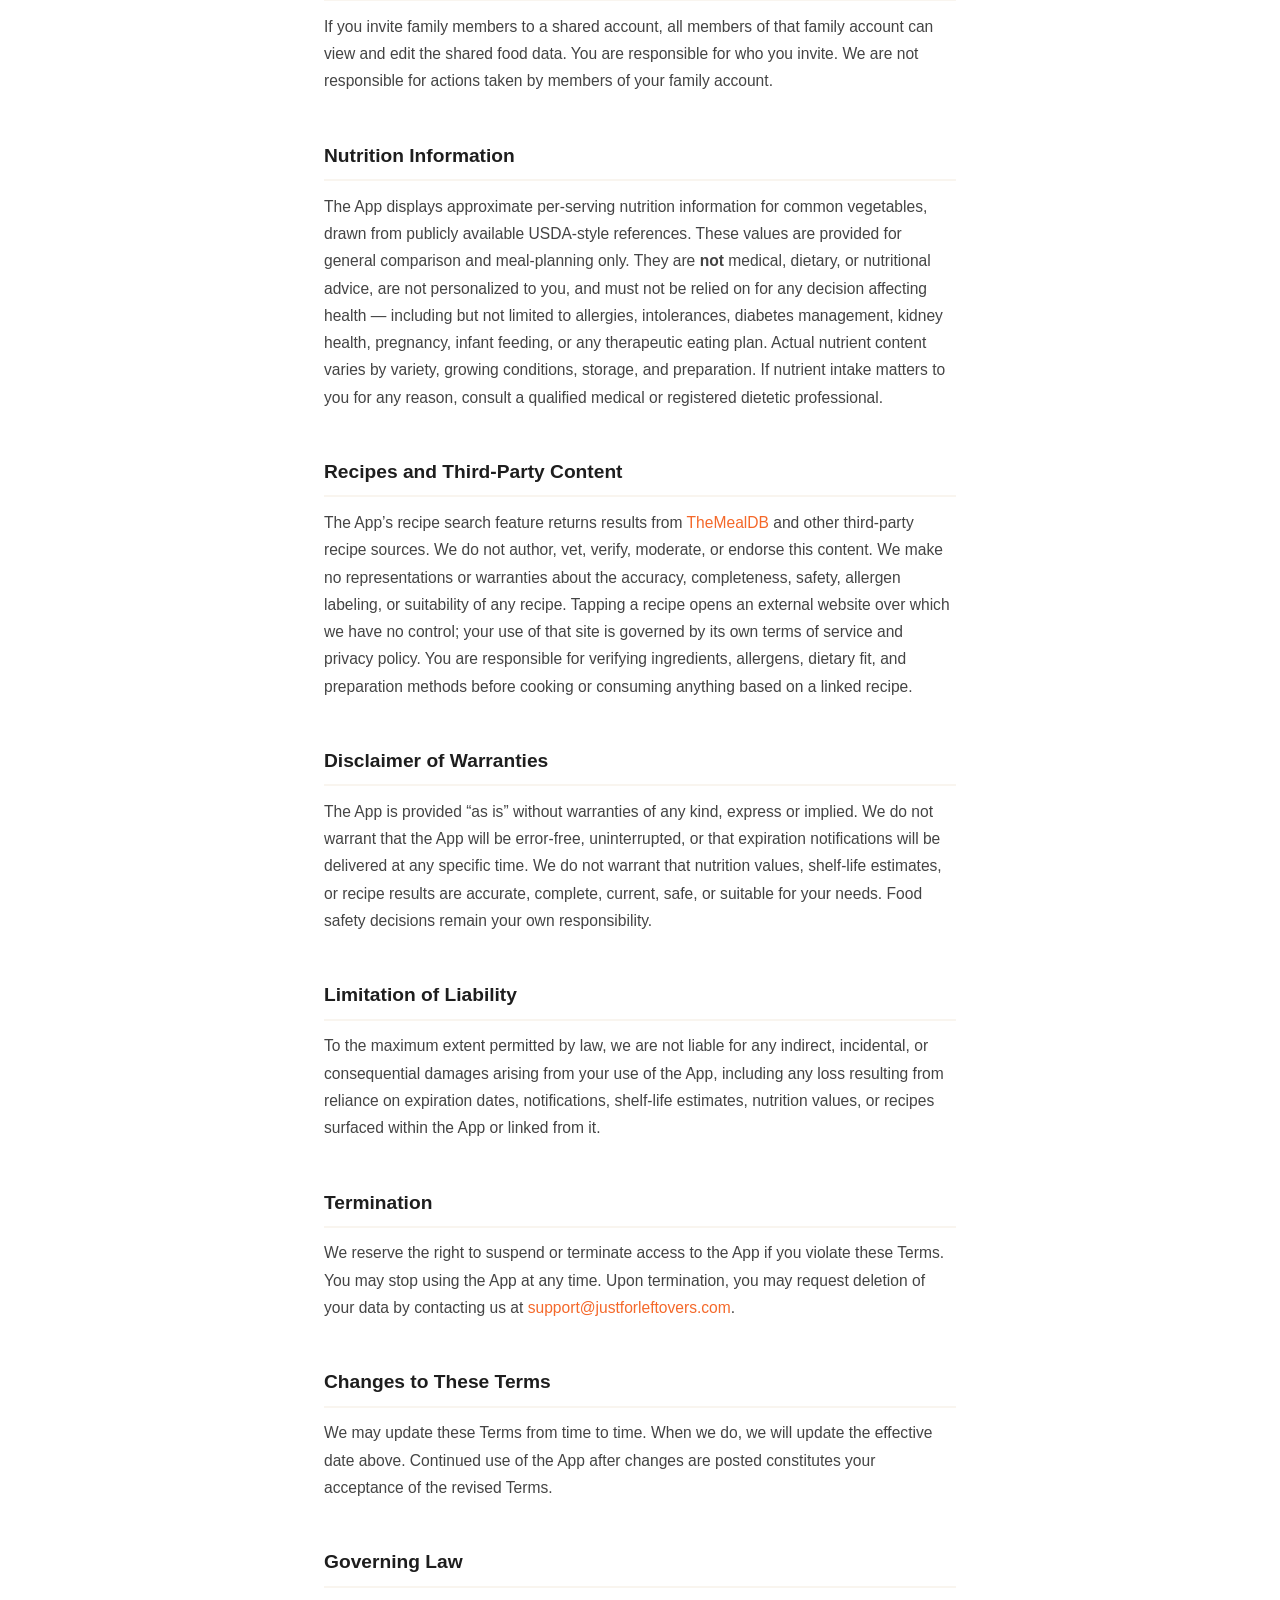
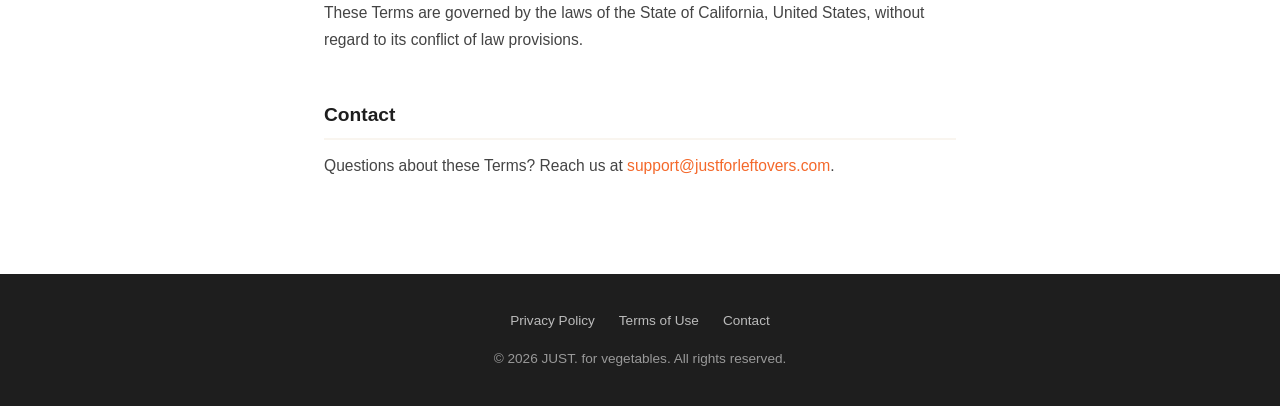
<file: terms.html>
<!DOCTYPE html>
<html lang="en">
<head>
  <meta charset="UTF-8" />
  <meta name="viewport" content="width=device-width, initial-scale=1.0" />
  <title>Terms of Use — JUST. for vegetables</title>
  <link rel="stylesheet" href="/style.css" />
</head>
<body>

<!-- NAV -->
<nav>
  <a class="nav-logo" href="/">JUST. for vegetables</a>
  <ul class="nav-links">
    <li><a href="/#how">How It Works</a></li>
    <li><a href="/#features">Features</a></li>
    <li><a href="/#pricing">Pricing</a></li>
    <li><a href="/#faq">FAQ</a></li>
    <li><a href="/#cta" class="nav-cta">Download</a></li>
  </ul>
  <div class="hamburger" id="hamburger" aria-label="Menu">
    <span></span><span></span><span></span>
  </div>
</nav>
<div class="mobile-menu" id="mobileMenu">
  <a href="/#how" onclick="closeMenu()">How It Works</a>
  <a href="/#features" onclick="closeMenu()">Features</a>
  <a href="/#pricing" onclick="closeMenu()">Pricing</a>
  <a href="/#faq" onclick="closeMenu()">FAQ</a>
  <a href="/#cta" onclick="closeMenu()">Download</a>
</div>

<!-- PAGE HEADER -->
<div class="page-header">
  <div class="label">Legal</div>
  <h1>Terms of Use</h1>
  <p class="meta">Effective date: June 4, 2026</p>
</div>

<!-- TERMS -->
<div class="policy-wrap">

  <p>These Terms of Use (&ldquo;Terms&rdquo;) govern your use of JUST. for vegetables (the &ldquo;App&rdquo;), developed and published by Eric A. Zarko (&ldquo;we&rdquo;, &ldquo;us&rdquo;). By downloading or using the App, you agree to these Terms. If you do not agree, do not use the App.</p>

  <h2>Use of the App</h2>
  <p>JUST. for vegetables is a personal food-tracking tool. You may use it for your own household and family purposes. You agree not to:</p>
  <ul>
    <li>Use the App for any unlawful purpose</li>
    <li>Attempt to reverse-engineer, decompile, or tamper with the App or its backend services</li>
    <li>Use the App in any way that could damage, disable, or impair our servers or infrastructure</li>
    <li>Share your account credentials with anyone outside your family plan</li>
  </ul>

  <h2>Accounts and Sign In</h2>
  <p>The App uses Sign in with Apple for authentication. You are responsible for maintaining the security of your Apple ID. We are not responsible for any loss resulting from unauthorized access to your account.</p>

  <h2>Subscriptions and Billing</h2>
  <p>The App offers optional paid subscriptions (Premium Solo and Premium Family) that unlock additional features. All subscriptions are purchased and managed through Apple&rsquo;s App Store. By subscribing, you also agree to Apple&rsquo;s terms of service.</p>
  <ul>
    <li>Subscriptions automatically renew unless cancelled at least 24 hours before the end of the current billing period</li>
    <li>You can manage or cancel your subscription at any time through your Apple ID account settings</li>
    <li>We do not issue refunds — all refund requests must be directed to Apple</li>
  </ul>

  <h2>Your Content</h2>
  <p>You retain ownership of the content you add to the App — your food items, photos, and notes. By using the App, you grant us a limited license to store and sync that content solely for the purpose of providing the service to you and your family members. We do not claim any ownership over your content.</p>

  <h2>Family Sharing</h2>
  <p>If you invite family members to a shared account, all members of that family account can view and edit the shared food data. You are responsible for who you invite. We are not responsible for actions taken by members of your family account.</p>

  <h2>Nutrition Information</h2>
  <p>The App displays approximate per-serving nutrition information for common vegetables, drawn from publicly available USDA-style references. These values are provided for general comparison and meal-planning only. They are <strong>not</strong> medical, dietary, or nutritional advice, are not personalized to you, and must not be relied on for any decision affecting health — including but not limited to allergies, intolerances, diabetes management, kidney health, pregnancy, infant feeding, or any therapeutic eating plan. Actual nutrient content varies by variety, growing conditions, storage, and preparation. If nutrient intake matters to you for any reason, consult a qualified medical or registered dietetic professional.</p>

  <h2>Recipes and Third-Party Content</h2>
  <p>The App&rsquo;s recipe search feature returns results from <a href="https://www.themealdb.com">TheMealDB</a> and other third-party recipe sources. We do not author, vet, verify, moderate, or endorse this content. We make no representations or warranties about the accuracy, completeness, safety, allergen labeling, or suitability of any recipe. Tapping a recipe opens an external website over which we have no control; your use of that site is governed by its own terms of service and privacy policy. You are responsible for verifying ingredients, allergens, dietary fit, and preparation methods before cooking or consuming anything based on a linked recipe.</p>

  <h2>Disclaimer of Warranties</h2>
  <p>The App is provided &ldquo;as is&rdquo; without warranties of any kind, express or implied. We do not warrant that the App will be error-free, uninterrupted, or that expiration notifications will be delivered at any specific time. We do not warrant that nutrition values, shelf-life estimates, or recipe results are accurate, complete, current, safe, or suitable for your needs. Food safety decisions remain your own responsibility.</p>

  <h2>Limitation of Liability</h2>
  <p>To the maximum extent permitted by law, we are not liable for any indirect, incidental, or consequential damages arising from your use of the App, including any loss resulting from reliance on expiration dates, notifications, shelf-life estimates, nutrition values, or recipes surfaced within the App or linked from it.</p>

  <h2>Termination</h2>
  <p>We reserve the right to suspend or terminate access to the App if you violate these Terms. You may stop using the App at any time. Upon termination, you may request deletion of your data by contacting us at <a href="mailto:support@justforleftovers.com">support@justforleftovers.com</a>.</p>

  <h2>Changes to These Terms</h2>
  <p>We may update these Terms from time to time. When we do, we will update the effective date above. Continued use of the App after changes are posted constitutes your acceptance of the revised Terms.</p>

  <h2>Governing Law</h2>
  <p>These Terms are governed by the laws of the State of California, United States, without regard to its conflict of law provisions.</p>

  <h2>Contact</h2>
  <p>Questions about these Terms? Reach us at <a href="mailto:support@justforleftovers.com">support@justforleftovers.com</a>.</p>

</div>

<!-- FOOTER -->
<footer>
  <div class="footer-links">
    <a href="/privacy.html">Privacy Policy</a>
    <a href="/terms.html">Terms of Use</a>
    <a href="/contact.html">Contact</a>
  </div>
  <p>&copy; 2026 JUST. for vegetables. All rights reserved.</p>
</footer>

<script>
  const hamburger = document.getElementById('hamburger');
  const mobileMenu = document.getElementById('mobileMenu');
  hamburger.addEventListener('click', () => mobileMenu.classList.toggle('open'));
  function closeMenu() { mobileMenu.classList.remove('open'); }
</script>
</body>
</html>
</file>
<file: style.css>
*, *::before, *::after { box-sizing: border-box; margin: 0; padding: 0; }

:root {
  --orange:  #F4682A;
  --yellow:  #FBBD23;
  --green:   #4CAF72;
  --dark:    #1E1E1E;
  --mid:     #444;
  --light:   #F9F5EF;
  --white:   #FFFFFF;
  --radius:  14px;
}

html { scroll-behavior: smooth; }

body {
  font-family: -apple-system, BlinkMacSystemFont, "Segoe UI", Roboto, sans-serif;
  background: var(--white);
  color: var(--dark);
  line-height: 1.6;
}

/* ── NAV ── */
nav {
  position: sticky;
  top: 0;
  z-index: 100;
  background: rgba(255,255,255,0.92);
  backdrop-filter: blur(10px);
  border-bottom: 1px solid #eee;
  display: flex;
  align-items: center;
  justify-content: space-between;
  padding: 0 5%;
  height: 62px;
}
.nav-logo {
  font-size: 1.15rem;
  font-weight: 800;
  color: var(--orange);
  letter-spacing: -0.5px;
  text-decoration: none;
}
.nav-links { display: flex; gap: 28px; list-style: none; }
.nav-links a {
  text-decoration: none;
  color: var(--mid);
  font-size: 0.9rem;
  font-weight: 500;
  transition: color 0.2s;
}
.nav-links a:hover { color: var(--orange); }
.nav-cta {
  background: var(--orange);
  color: var(--white) !important;
  padding: 8px 18px;
  border-radius: 20px;
  font-weight: 600 !important;
}
.nav-cta:hover { background: #d9531e; color: var(--white) !important; }
.hamburger { display: none; flex-direction: column; gap: 5px; cursor: pointer; }
.hamburger span { display: block; width: 24px; height: 2px; background: var(--dark); border-radius: 2px; transition: all 0.3s; }
.mobile-menu {
  display: none;
  flex-direction: column;
  gap: 0;
  background: var(--white);
  border-bottom: 1px solid #eee;
  padding: 8px 5%;
}
.mobile-menu a {
  display: block;
  padding: 12px 0;
  text-decoration: none;
  color: var(--mid);
  font-size: 1rem;
  font-weight: 500;
  border-bottom: 1px solid #f0f0f0;
}
.mobile-menu a:last-child { border-bottom: none; }
.mobile-menu.open { display: flex; }

/* ── FOOTER ── */
footer {
  background: var(--dark);
  color: #999;
  text-align: center;
  padding: 36px 5%;
  font-size: 0.85rem;
}
footer a { color: #bbb; text-decoration: none; }
footer a:hover { color: var(--white); }
.footer-links { display: flex; justify-content: center; gap: 24px; margin-bottom: 16px; flex-wrap: wrap; }

/* ── PAGE HEADER (legal pages) ── */
.page-header {
  background: linear-gradient(135deg, #FFF8F0 0%, #FFF3E0 100%);
  padding: 64px 5% 48px;
  text-align: center;
}
.page-header .label {
  display: inline-block;
  background: var(--yellow);
  color: var(--dark);
  font-size: 0.8rem;
  font-weight: 700;
  text-transform: uppercase;
  letter-spacing: 1px;
  padding: 4px 14px;
  border-radius: 20px;
  margin-bottom: 20px;
}
.page-header h1 {
  font-size: clamp(1.8rem, 4vw, 2.8rem);
  font-weight: 900;
  letter-spacing: -0.5px;
  color: var(--dark);
  margin-bottom: 12px;
}
.page-header .meta {
  font-size: 0.9rem;
  color: #999;
}

/* ── POLICY CONTENT (legal pages) ── */
.policy-wrap {
  max-width: 760px;
  margin: 0 auto;
  padding: 60px 5% 80px;
}
.policy-wrap h2 {
  font-size: 1.2rem;
  font-weight: 800;
  color: var(--dark);
  margin: 2.4em 0 0.6em;
  padding-bottom: 0.4em;
  border-bottom: 2px solid var(--light);
}
.policy-wrap p {
  font-size: 0.975rem;
  color: var(--mid);
  line-height: 1.75;
  margin-bottom: 1em;
}
.policy-wrap ul {
  list-style: none;
  margin: 0.5em 0 1em;
  display: flex;
  flex-direction: column;
  gap: 8px;
}
.policy-wrap ul li {
  display: flex;
  align-items: flex-start;
  gap: 10px;
  font-size: 0.975rem;
  color: var(--mid);
  line-height: 1.6;
}
.policy-wrap ul li::before {
  content: "•";
  color: var(--orange);
  font-weight: 900;
  flex-shrink: 0;
  margin-top: 1px;
}
.policy-wrap a { color: var(--orange); text-decoration: none; }
.policy-wrap a:hover { text-decoration: underline; }

/* ── CONTACT FORM (contact page) ── */
.contact-wrap {
  max-width: 620px;
  margin: 0 auto;
  padding: 56px 5% 80px;
}
.contact-form {
  background: var(--white);
  border: 1.5px solid #EEE;
  border-radius: var(--radius);
  padding: 36px 32px;
  display: flex;
  flex-direction: column;
  gap: 22px;
}
.form-row { display: flex; flex-direction: column; gap: 8px; }
.form-row label {
  font-size: 0.85rem;
  font-weight: 700;
  color: var(--dark);
  letter-spacing: 0.2px;
}
.form-row input,
.form-row select,
.form-row textarea {
  font: inherit;
  color: var(--dark);
  background: var(--light);
  border: 1.5px solid #EEE;
  border-radius: 10px;
  padding: 12px 14px;
  transition: border-color 0.2s, background 0.2s;
  width: 100%;
}
.form-row textarea { resize: vertical; min-height: 140px; }
.form-row input:focus,
.form-row select:focus,
.form-row textarea:focus {
  outline: none;
  border-color: var(--orange);
  background: var(--white);
}
.form-row input::placeholder,
.form-row textarea::placeholder { color: #999; }
.honeypot {
  position: absolute;
  left: -9999px;
  width: 1px;
  height: 1px;
  opacity: 0;
}
.form-submit {
  align-self: flex-start;
  border: none;
  font-family: inherit;
}
.form-submit:disabled { opacity: 0.6; cursor: progress; transform: none; box-shadow: none; }
.form-note {
  font-size: 0.85rem;
  color: var(--mid);
  margin-top: 4px;
}
.form-note a { color: var(--orange); text-decoration: none; }
.form-note a:hover { text-decoration: underline; }
.form-success {
  display: none;
  text-align: center;
  background: var(--white);
  border: 1.5px solid var(--green);
  border-radius: var(--radius);
  padding: 48px 32px;
}
.form-success.visible { display: block; }
.form-success-icon {
  width: 56px; height: 56px;
  margin: 0 auto 18px;
  background: var(--green);
  color: var(--white);
  border-radius: 50%;
  display: flex; align-items: center; justify-content: center;
  font-size: 1.6rem;
  font-weight: 900;
}
.form-success h2 { font-size: 1.4rem; font-weight: 800; margin-bottom: 10px; }
.form-success p { font-size: 0.975rem; color: var(--mid); line-height: 1.7; }
.form-success a { color: var(--orange); text-decoration: none; }
.form-success a:hover { text-decoration: underline; }

/* ── SECTIONS (index) ── */
section { padding: 80px 5%; }
.container { max-width: 1000px; margin: 0 auto; }

/* ── HERO ── */
#hero {
  background: linear-gradient(135deg, #FFF8F0 0%, #FFF3E0 100%);
  text-align: center;
  padding: 100px 5% 80px;
}
.hero-tag {
  display: inline-block;
  background: var(--yellow);
  color: var(--dark);
  font-size: 0.8rem;
  font-weight: 700;
  text-transform: uppercase;
  letter-spacing: 1px;
  padding: 4px 14px;
  border-radius: 20px;
  margin-bottom: 24px;
}
#hero h1 {
  font-size: clamp(2.4rem, 6vw, 4rem);
  font-weight: 900;
  line-height: 1.15;
  letter-spacing: -1px;
  margin-bottom: 20px;
  color: var(--dark);
}
#hero h1 span { color: var(--orange); }
#hero p {
  font-size: 1.15rem;
  color: var(--mid);
  max-width: 560px;
  margin: 0 auto 36px;
}
.btn {
  display: inline-block;
  padding: 16px 36px;
  border-radius: 30px;
  font-size: 1rem;
  font-weight: 700;
  text-decoration: none;
  transition: transform 0.15s, box-shadow 0.15s;
  cursor: pointer;
}
.btn:hover { transform: translateY(-2px); box-shadow: 0 8px 24px rgba(0,0,0,0.15); }
.btn-primary { background: var(--orange); color: var(--white); }
.btn-secondary { background: var(--white); color: var(--orange); border: 2px solid var(--orange); margin-left: 12px; }
.hero-note { margin-top: 16px; font-size: 0.85rem; color: #999; }

/* ── STAT BANNER ── */
#stat {
  background: var(--orange);
  color: var(--white);
  text-align: center;
  padding: 60px 5%;
}
#stat h2 { font-size: clamp(1.8rem, 4vw, 2.6rem); font-weight: 900; margin-bottom: 16px; }
#stat p { font-size: 1.1rem; opacity: 0.9; max-width: 620px; margin: 0 auto; }

/* ── HOW IT WORKS ── */
#how { background: var(--white); }
.section-label {
  font-size: 0.8rem;
  font-weight: 700;
  text-transform: uppercase;
  letter-spacing: 1.5px;
  color: var(--orange);
  margin-bottom: 12px;
}
.section-title {
  font-size: clamp(1.8rem, 4vw, 2.4rem);
  font-weight: 900;
  margin-bottom: 16px;
  letter-spacing: -0.5px;
}
.section-sub {
  font-size: 1.05rem;
  color: var(--mid);
  max-width: 560px;
  margin-bottom: 52px;
}
.steps { display: grid; grid-template-columns: repeat(auto-fit, minmax(260px, 1fr)); gap: 32px; }
.step {
  background: var(--light);
  border-radius: var(--radius);
  padding: 32px 28px;
}
.step-num {
  width: 44px; height: 44px;
  background: var(--orange);
  color: var(--white);
  border-radius: 50%;
  display: flex; align-items: center; justify-content: center;
  font-size: 1.1rem;
  font-weight: 900;
  margin-bottom: 20px;
}
.step h3 { font-size: 1.15rem; font-weight: 800; margin-bottom: 10px; }
.step p { color: var(--mid); font-size: 0.95rem; }

/* ── FAMILY ── */
#family { background: var(--light); }
.family-grid { display: grid; grid-template-columns: 1fr 1fr; gap: 60px; align-items: center; }
.family-grid .section-sub { margin-bottom: 28px; }
.family-perks { list-style: none; display: flex; flex-direction: column; gap: 14px; }
.family-perks li {
  display: flex;
  align-items: flex-start;
  gap: 12px;
  font-size: 0.975rem;
  color: var(--mid);
}
.perk-icon {
  width: 28px; height: 28px; min-width: 28px;
  background: var(--green);
  border-radius: 50%;
  display: flex; align-items: center; justify-content: center;
  font-size: 0.85rem;
  color: var(--white);
}
.family-visual {
  background: linear-gradient(135deg, #FFF3E0, #FFE0B2);
  border-radius: 24px;
  padding: 40px 32px;
  display: flex;
  flex-direction: column;
  gap: 14px;
}
.fridge-item {
  background: var(--white);
  border-radius: 10px;
  padding: 14px 18px;
  display: flex;
  align-items: center;
  justify-content: space-between;
  box-shadow: 0 2px 8px rgba(0,0,0,0.06);
}
.fridge-item .name { font-weight: 700; font-size: 0.95rem; }
.fridge-item .loc { font-size: 0.8rem; color: #999; margin-top: 2px; }
.fridge-badge {
  font-size: 0.75rem;
  font-weight: 700;
  padding: 4px 10px;
  border-radius: 12px;
}
.badge-red { background: #FDECEA; color: #C0392B; }
.badge-yellow { background: #FFF8E1; color: #E67E22; }
.badge-green { background: #E8F5E9; color: #27AE60; }

/* ── FEATURES ── */
#features { background: var(--white); }
.features-grid { display: grid; grid-template-columns: repeat(auto-fit, minmax(220px, 1fr)); gap: 24px; }
.feature-card {
  border: 1.5px solid #EEE;
  border-radius: var(--radius);
  padding: 28px 24px;
  transition: border-color 0.2s, box-shadow 0.2s;
}
.feature-card:hover { border-color: var(--orange); box-shadow: 0 4px 16px rgba(244,104,42,0.1); }
.feature-icon { font-size: 2rem; margin-bottom: 14px; }
.feature-card h3 { font-size: 1rem; font-weight: 800; margin-bottom: 8px; }
.feature-card p { font-size: 0.9rem; color: var(--mid); }

/* ── PRICING ── */
#pricing { background: var(--light); text-align: center; }
#pricing .section-title { margin-bottom: 8px; }
#pricing .section-sub { margin: 0 auto 48px; }
.plans { display: grid; grid-template-columns: repeat(auto-fit, minmax(260px, 1fr)); gap: 24px; max-width: 820px; margin: 0 auto; }
.plan {
  background: var(--white);
  border-radius: var(--radius);
  padding: 36px 32px;
  border: 2px solid transparent;
  text-align: left;
  position: relative;
}
.plan.featured { border-color: var(--orange); }
.plan-badge {
  position: absolute;
  top: -13px;
  left: 50%;
  transform: translateX(-50%);
  background: var(--orange);
  color: var(--white);
  font-size: 0.75rem;
  font-weight: 700;
  padding: 3px 14px;
  border-radius: 12px;
  white-space: nowrap;
}
.plan-name { font-size: 0.85rem; font-weight: 700; text-transform: uppercase; letter-spacing: 1px; color: var(--mid); margin-bottom: 10px; }
.plan-price { font-size: 2.6rem; font-weight: 900; color: var(--dark); letter-spacing: -1px; line-height: 1; }
.plan-price span { font-size: 1rem; font-weight: 500; color: var(--mid); }
.plan-desc { font-size: 0.9rem; color: var(--mid); margin: 12px 0 24px; }
.plan-features { list-style: none; display: flex; flex-direction: column; gap: 10px; margin-bottom: 28px; }
.plan-features li { display: flex; align-items: center; gap: 10px; font-size: 0.9rem; color: var(--mid); }
.plan-features li::before { content: "✓"; color: var(--green); font-weight: 700; }
.plan .btn { width: 100%; text-align: center; display: block; }

/* ── FAQ ── */
#faq { background: var(--white); }
#faq .section-sub { margin-bottom: 40px; }
.faq-list { display: flex; flex-direction: column; gap: 12px; max-width: 720px; }
.faq-item {
  border: 1.5px solid #EEE;
  border-radius: var(--radius);
  overflow: hidden;
}
.faq-q {
  width: 100%;
  background: none;
  border: none;
  padding: 20px 24px;
  display: flex;
  justify-content: space-between;
  align-items: center;
  font-size: 1rem;
  font-weight: 700;
  cursor: pointer;
  text-align: left;
  color: var(--dark);
}
.faq-q .chevron {
  font-size: 1.2rem;
  color: var(--orange);
  transition: transform 0.3s;
  flex-shrink: 0;
  margin-left: 16px;
}
.faq-item.open .faq-q .chevron { transform: rotate(180deg); }
.faq-a {
  max-height: 0;
  overflow: hidden;
  transition: max-height 0.35s ease, padding 0.35s ease;
  padding: 0 24px;
  font-size: 0.95rem;
  color: var(--mid);
  line-height: 1.7;
}
.faq-item.open .faq-a { max-height: 200px; padding: 0 24px 20px; }

/* ── FINAL CTA ── */
#cta {
  background: linear-gradient(135deg, var(--orange) 0%, #E8501E 100%);
  text-align: center;
  color: var(--white);
  padding: 100px 5%;
}
#cta h2 { font-size: clamp(2rem, 5vw, 3rem); font-weight: 900; margin-bottom: 16px; letter-spacing: -0.5px; }
#cta p { font-size: 1.1rem; opacity: 0.9; max-width: 500px; margin: 0 auto 36px; }
#cta .btn-primary { background: var(--white); color: var(--orange); }
#cta .hero-note { color: rgba(255,255,255,0.7); }

/* ── RESPONSIVE ── */
@media (max-width: 768px) {
  .nav-links { display: none; }
  .hamburger { display: flex; }
  section { padding: 60px 5%; }
  .family-grid { grid-template-columns: 1fr; gap: 36px; }
  .family-visual { order: -1; }
  .btn-secondary { margin-left: 0; margin-top: 12px; }
  #hero .btn { display: block; width: 100%; max-width: 320px; margin: 0 auto 10px; }
}
</file>
